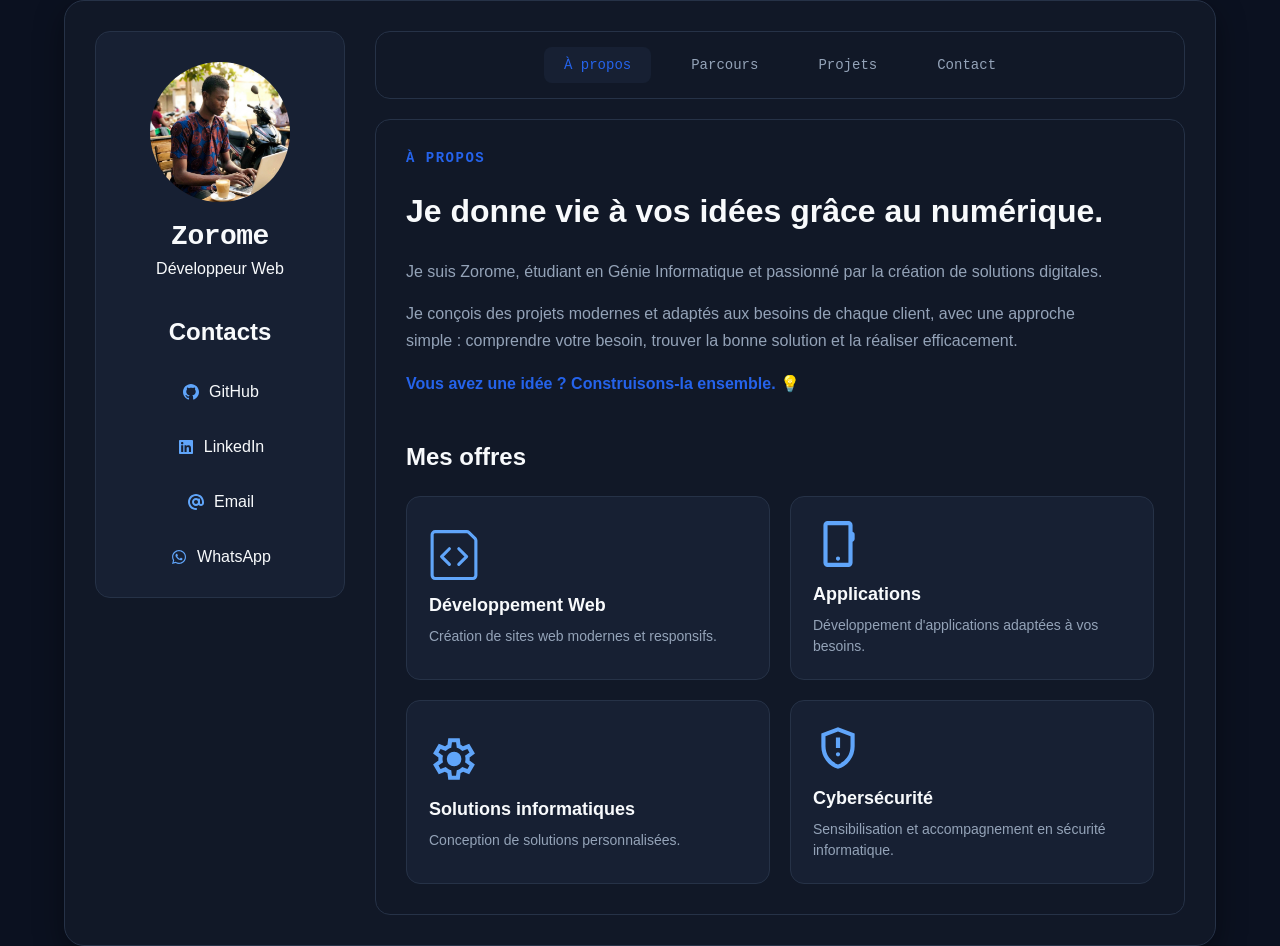
<file: index.html>
<!DOCTYPE html>
<html lang="fr">

<head>
    <meta charset="UTF-8">

    <meta name="viewport" content="width=device-width, initial-scale=1.0">

    <title>À propos - Zorome</title>

    <link rel="stylesheet" href="style.css">
</head>

<body>

    <!-- GRAND CONTENEUR -->
    <div class="portfolio-container">

        <!-- =========================
             COLONNE GAUCHE
        ========================== -->

        <aside class="profile-sidebar">

            <!-- PROFIL -->
          <div class="profile">

    <div class="profile-header">

        <img
            src="image/zorome-ben-abdoul-kabir.jpeg"
            alt="Photo de Zorome"
        >

        <div class="profile-name">

            <h1>Zorome</h1>

            <p>Développeur Web</p>

        </div>

        <button class="profile-toggle" id="profileToggle" aria-label="Afficher les contacts" aria-expanded="false">
            ▼
        </button>

    </div>
<div class="profile-info" id="profileInfo">

                <a href="mailto:zoromeben3@gmail.com">
                    <img src="image/svg/img33.svg" alt="">
                    zoromeben3@gmail.com
                </a>

                <a href="tel:+22664050827">
                    <img src="image/svg/img55.svg" alt="">
                    +226 64 05 08 27
                </a>

                <!-- TODO : remplacer # par ton lien GitHub -->
                <a href="#" target="_blank" rel="noopener noreferrer">
                    <img src="image/svg/img11.svg" alt="">
                    GitHub
                </a>

                <!-- TODO : remplacer # par ton lien LinkedIn -->
                <a href="#" target="_blank" rel="noopener noreferrer">
                    <img src="image/svg/img22.svg" alt="">
                    LinkedIn
                </a>

                <a href="https://wa.me/22664050827" target="_blank" rel="noopener noreferrer">
                    <img src="image/svg/img44.svg" alt="">
                    WhatsApp
                </a>

            </div>

</div>


            <!-- CONTACTS -->
            <div class="contacts">

                <h2>Contacts</h2>

                <!-- TODO : remplacer # par ton lien GitHub -->
                <a href="#" target="_blank" rel="noopener noreferrer">
                    <img src="image/svg/img11.svg" alt="">
                    GitHub
                </a>

                <!-- TODO : remplacer # par ton lien LinkedIn -->
                <a href="#" target="_blank" rel="noopener noreferrer">
                    <img src="image/svg/img22.svg" alt="">
                    LinkedIn
                </a>

                <a href="mailto:zoromeben3@gmail.com">
                    <img src="image/svg/img33.svg" alt="">
                    Email
                </a>

                <a href="https://wa.me/22664050827" target="_blank" rel="noopener noreferrer">
                    <img src="image/svg/img44.svg" alt="">
                    WhatsApp
                </a>

            </div>

        </aside>


        <!-- =========================
             COLONNE DROITE
        ========================== -->

        <div class="right-column">


            <!-- =========================
                 MENU
            ========================== -->

 <nav class="menu">
                <button class="active" data-page="index.html">
                    À propos
                </button>

                <button data-page="parcours.html">
                    Parcours
                </button>

                <button data-page="projets.html">
                    Projets
                </button>

                <button data-page="contacts.html">
                    Contact
                </button>

            </nav>



            <!-- =========================
                 CONTENU PRINCIPAL
            ========================== -->

            <main class="main-content">


                <!-- =========================
                     SECTION À PROPOS
                ========================== -->

                <section class="about-section">

                    <h2>À propos</h2>


                    <!-- SLOGAN -->

                    <h3 class="slogan">
                        Je donne vie à vos idées grâce au numérique.
                    </h3>


                    <!-- PRÉSENTATION -->

                    <p class="apropo">
                        Je suis Zorome, étudiant en Génie Informatique
                        et passionné par la création de solutions digitales.
                    </p>

                    <p class="apropo">
                        Je conçois des projets modernes et adaptés aux
                        besoins de chaque client, avec une approche simple :
                        comprendre votre besoin, trouver la bonne solution
                        et la réaliser efficacement.
                    </p>


                    <!-- APPEL À L'ACTION -->

                    <strong class="call-to-action">
                        Vous avez une idée ? Construisons-la ensemble. 💡
                    </strong>


                    <!-- =========================
                         MES OFFRES
                    ========================== -->

                    <div class="offers">

                        <h2>Mes offres</h2>


                        <div class="offers-container">


                            <!-- OFFRE 1 -->

                            <div class="offer-card">

                                <img 
                                    class="offer-icon"
                                    src="image/svg/img1.svg"
                                    alt=""
                                >

                                <h3>
                                    Développement Web
                                </h3>

                                <p>
                                    Création de sites web modernes
                                    et responsifs.
                                </p>

                            </div>


                            <!-- OFFRE 2 -->

                            <div class="offer-card">

                                <img 
                                    class="offer-icon"
                                    src="image/svg/img2.svg"
                                    alt=""
                                >

                                <h3>
                                    Applications
                                </h3>

                                <p>
                                    Développement d'applications
                                    adaptées à vos besoins.
                                </p>

                            </div>


                            <!-- OFFRE 3 -->

                            <div class="offer-card">

                                <img 
                                    class="offer-icon"
                                    src="image/svg/img4.svg"
                                    alt=""
                                >

                                <h3>
                                    Solutions informatiques
                                </h3>

                                <p>
                                    Conception de solutions
                                    personnalisées.
                                </p>

                            </div>


                            <!-- OFFRE 4 -->

                            <div class="offer-card">

                                <img 
                                    class="offer-icon"
                                    src="image/svg/img5.svg"
                                    alt=""
                                >

                                <h3>
                                    Cybersécurité
                                </h3>

                                <p>
                                    Sensibilisation et accompagnement
                                    en sécurité informatique.
                                </p>

                            </div>


                        </div>

                    </div>

                </section>

            </main>

        </div>

    </div>


    <!-- JAVASCRIPT -->

    <script src="script.js"></script>

</body>

</html>
</file>
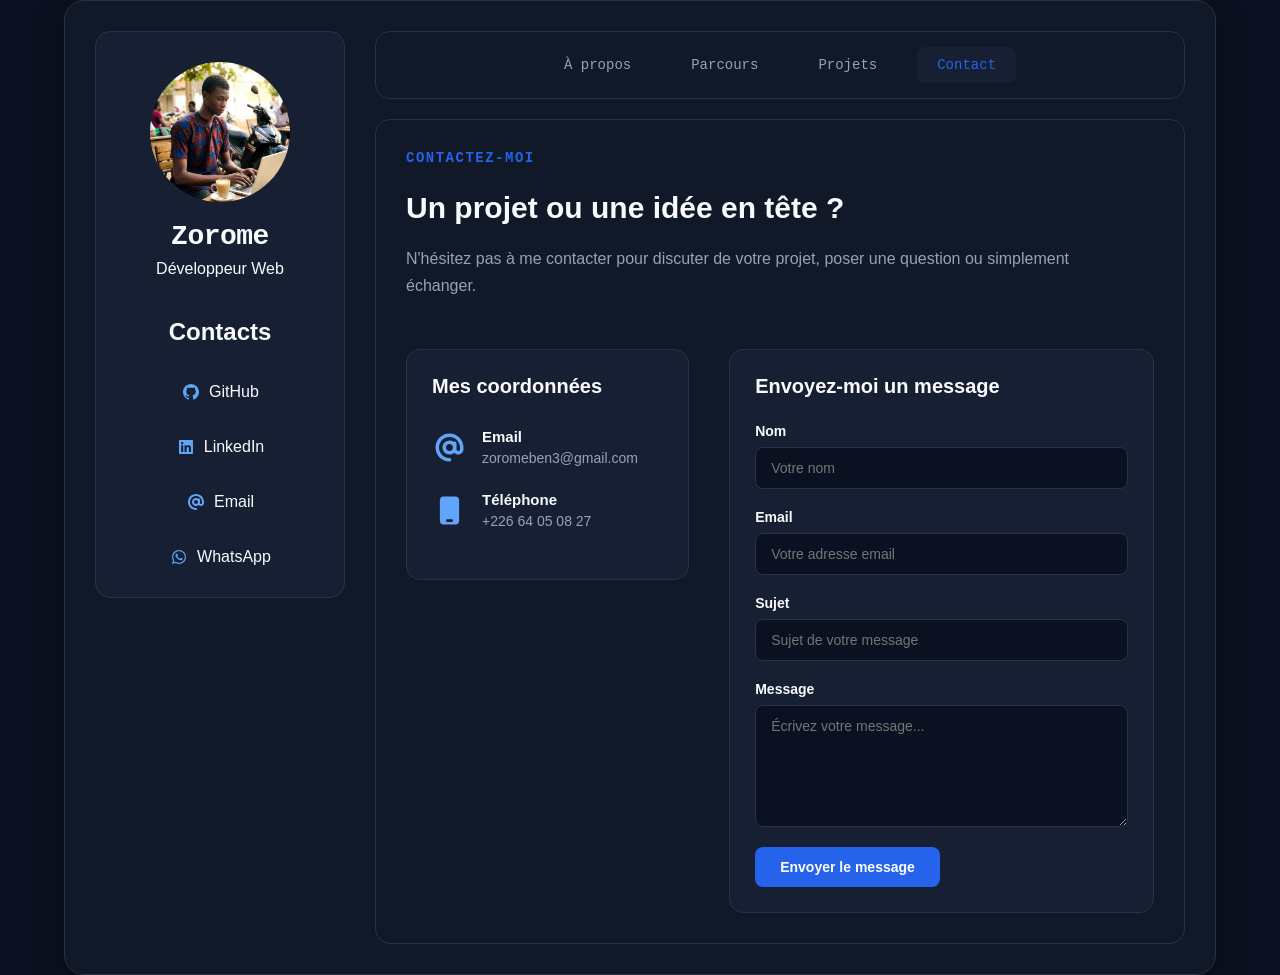
<file: contacts.html>
<!DOCTYPE html>
<html lang="fr">

<head>
    <meta charset="UTF-8">

    <meta name="viewport" content="width=device-width, initial-scale=1.0">

    <title>Contact - Zorome</title>

    <link rel="stylesheet" href="style.css">
</head>

<body>

    <!-- GRAND CONTENEUR -->

    <div class="portfolio-container">


        <!-- =========================
             COLONNE GAUCHE
        ========================== -->

        <aside class="profile-sidebar">

            <!-- PROFIL -->

           <div class="profile">

    <div class="profile-header">

        <img
            src="image/zorome-ben-abdoul-kabir.jpeg"
            alt="Photo de Zorome"
        >

        <div class="profile-name">

            <h1>Zorome</h1>

            <p>Développeur Web</p>

        </div>

        <button class="profile-toggle" id="profileToggle" aria-label="Afficher les contacts" aria-expanded="false">
            ▼
        </button>

    </div>
<div class="profile-info" id="profileInfo">

                <a href="mailto:zoromeben3@gmail.com">
                    <img src="image/svg/img33.svg" alt="">
                    zoromeben3@gmail.com
                </a>

                <a href="tel:+22664050827">
                    <img src="image/svg/img55.svg" alt="">
                    +226 64 05 08 27
                </a>

                <!-- TODO : remplacer # par ton lien GitHub -->
                <a href="#" target="_blank" rel="noopener noreferrer">
                    <img src="image/svg/img11.svg" alt="">
                    GitHub
                </a>

                <!-- TODO : remplacer # par ton lien LinkedIn -->
                <a href="#" target="_blank" rel="noopener noreferrer">
                    <img src="image/svg/img22.svg" alt="">
                    LinkedIn
                </a>

                <a href="https://wa.me/22664050827" target="_blank" rel="noopener noreferrer">
                    <img src="image/svg/img44.svg" alt="">
                    WhatsApp
                </a>

            </div>

</div>

            <!-- CONTACTS -->

            <div class="contacts">

                <h2>Contacts</h2>

                <!-- TODO : remplacer # par ton lien GitHub -->
                <a href="#" target="_blank" rel="noopener noreferrer">
                    <img src="image/svg/img11.svg" alt="">
                    GitHub
                </a>

                <!-- TODO : remplacer # par ton lien LinkedIn -->
                <a href="#" target="_blank" rel="noopener noreferrer">
                    <img src="image/svg/img22.svg" alt="">
                    LinkedIn
                </a>

                <a href="mailto:zoromeben3@gmail.com">
                    <img src="image/svg/img33.svg" alt="">
                    Email
                </a>

                <a href="https://wa.me/22664050827" target="_blank" rel="noopener noreferrer">
                    <img src="image/svg/img44.svg" alt="">
                    WhatsApp
                </a>

            </div>

        </aside>



        <!-- =========================
             COLONNE DROITE
        ========================== -->

        <div class="right-column">


            <!-- =========================
                 MENU
            ========================== -->

           <nav class="menu">
                <button data-page="index.html">
                    À propos
                </button>

                <button data-page="parcours.html">
                    Parcours
                </button>

                <button data-page="projets.html">
                    Projets
                </button>

                <button class="active" data-page="contacts.html">
                    Contact
                </button>

            </nav>



            <!-- =========================
                 CONTENU PRINCIPAL
            ========================== -->

            <main class="main-content">


                <!-- =========================
                     SECTION CONTACT
                ========================== -->

                <section class="contact-section">


                    <!-- INTRODUCTION -->

                    <div class="contact-intro">

                        <h2>Contactez-moi</h2>

                        <h3>
                            Un projet ou une idée en tête ?
                        </h3>

                        <p>
                            N'hésitez pas à me contacter pour discuter
                            de votre projet, poser une question ou
                            simplement échanger.
                        </p>

                    </div>



                    <!-- CONTENU CONTACT -->

                    <div class="contact-container">


                        <!-- INFORMATIONS -->

                        <div class="contact-info">

                            <h3>
                                Mes coordonnées
                            </h3>


                            <div class="contact-item">

                                <img
                                    src="image/svg/img33.svg"
                                    alt=""
                                >

                                <div>

                                    <h4>Email</h4>

                                    <p>
                                        zoromeben3@gmail.com
                                    </p>

                                </div>

                            </div>



                            <div class="contact-item">

                                <img
                                    src="image/svg/img55.svg"
                                    alt=""
                                >

                                <div>

                                    <h4>Téléphone</h4>

                                    <p>
                                        +226 64 05 08 27
                                    </p>

                                </div>

                            </div>




                        </div>



                        <!-- FORMULAIRE -->

                        <div class="contact-form">

                            <h3>
                                Envoyez-moi un message
                            </h3>


                            <form id="contactForm" novalidate>


                                <!-- NOM -->

                                <div class="form-group">

                                    <label for="name">
                                        Nom
                                    </label>

                                    <input
                                        type="text"
                                        id="name"
                                        autocomplete="name"
                                        placeholder="Votre nom"
                                    >
                                    <p id="nameError" class="error"></p>

                                </div>



                                <!-- EMAIL -->

                                <div class="form-group">

                                    <label for="email">
                                        Email
                                    </label>

                                    <input
                                        type="email"
                                        id="email"
                                        autocomplete="email"
                                        placeholder="Votre adresse email"
                                    >
                                    <p id="emailError" class="error"></p>

                                </div>



                                <!-- SUJET -->

                                <div class="form-group">

                                    <label for="subject">
                                        Sujet
                                    </label>

                                    <input
                                        type="text"
                                        id="subject"
                                        placeholder="Sujet de votre message"
                                    >
                                    <p id="subjectError" class="error"></p>

                                </div>



                                <!-- MESSAGE -->

                                <div class="form-group">

                                    <label for="message">
                                        Message
                                    </label>

                                    <textarea
                                        id="message"
                                        rows="6"
                                        placeholder="Écrivez votre message..."
                                    ></textarea>
                                    <p id="messageError" class="error"></p>

                                </div>



                                <!-- BOUTON -->

                                <button
                                    type="submit"
                                    class="submit-button"
                                >
                                    Envoyer le message
                                </button>
                                <p id="result"></p>


                            </form>

                        </div>


                    </div>


                </section>


            </main>


        </div>


    </div>



    <!-- JAVASCRIPT -->

    <script src="script.js"></script>

</body>

</html>
</file>
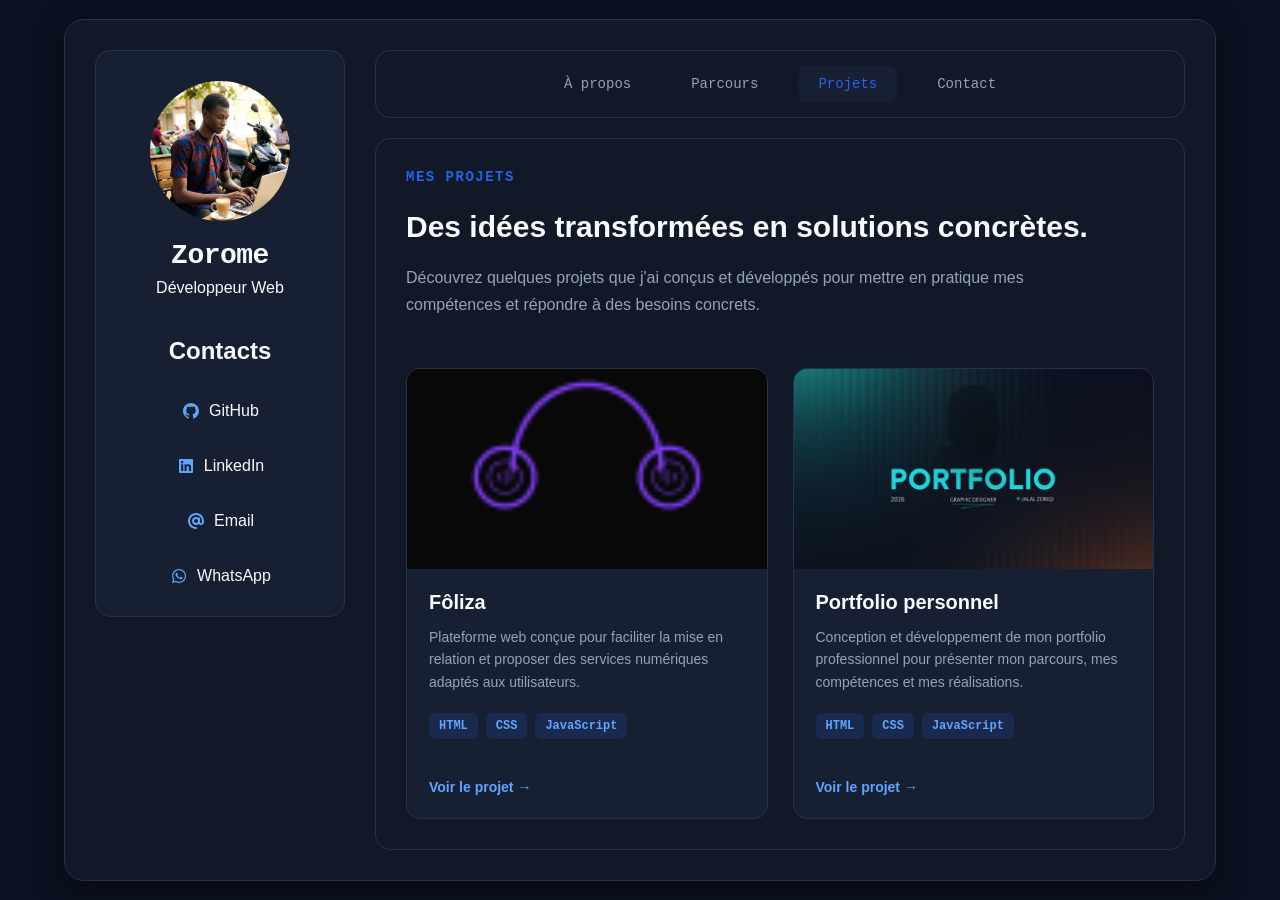
<file: projets.html>
<!DOCTYPE html>
<html lang="fr">

<head>
    <meta charset="UTF-8">

    <meta name="viewport" content="width=device-width, initial-scale=1.0">

    <title>Projets - Zorome</title>

    <link rel="stylesheet" href="style.css">
</head>

<body>

    <!-- GRAND CONTENEUR -->
    <div class="portfolio-container">

        <!-- =========================
             COLONNE GAUCHE
        ========================== -->

        <aside class="profile-sidebar">

            <!-- PROFIL -->
            <div class="profile">

    <div class="profile-header">

        <img
            src="image/zorome-ben-abdoul-kabir.jpeg"
            alt="Photo de Zorome"
        >

        <div class="profile-name">

            <h1>Zorome</h1>

            <p>Développeur Web</p>

        </div>

        <button class="profile-toggle" id="profileToggle" aria-label="Afficher les contacts" aria-expanded="false">
            ▼
        </button>

    </div>

<div class="profile-info" id="profileInfo">

                <a href="mailto:zoromeben3@gmail.com">
                    <img src="image/svg/img33.svg" alt="">
                    zoromeben3@gmail.com
                </a>

                <a href="tel:+22664050827">
                    <img src="image/svg/img55.svg" alt="">
                    +226 64 05 08 27
                </a>

                <!-- TODO : remplacer # par ton lien GitHub -->
                <a href="#" target="_blank" rel="noopener noreferrer">
                    <img src="image/svg/img11.svg" alt="">
                    GitHub
                </a>

                <!-- TODO : remplacer # par ton lien LinkedIn -->
                <a href="#" target="_blank" rel="noopener noreferrer">
                    <img src="image/svg/img22.svg" alt="">
                    LinkedIn
                </a>

                <a href="https://wa.me/22664050827" target="_blank" rel="noopener noreferrer">
                    <img src="image/svg/img44.svg" alt="">
                    WhatsApp
                </a>

            </div>

</div>


            <!-- CONTACTS -->
            <div class="contacts">

                <h2>Contacts</h2>

                <!-- TODO : remplacer # par ton lien GitHub -->
                <a href="#" target="_blank" rel="noopener noreferrer">
                    <img src="image/svg/img11.svg" alt="">
                    GitHub
                </a>

                <!-- TODO : remplacer # par ton lien LinkedIn -->
                <a href="#" target="_blank" rel="noopener noreferrer">
                    <img src="image/svg/img22.svg" alt="">
                    LinkedIn
                </a>

                <a href="mailto:zoromeben3@gmail.com">
                    <img src="image/svg/img33.svg" alt="">
                    Email
                </a>

                <a href="https://wa.me/22664050827" target="_blank" rel="noopener noreferrer">
                    <img src="image/svg/img44.svg" alt="">
                    WhatsApp
                </a>

            </div>

        </aside>


        <!-- =========================
             COLONNE DROITE
        ========================== -->

        <div class="right-column">


            <!-- =========================
                 MENU
            ========================== -->

            <nav class="menu">
                <button data-page="index.html">
                    À propos
                </button>

                <button data-page="parcours.html">
                    Parcours
                </button>

                <button class="active" data-page="projets.html">
                    Projets
                </button>

                <button data-page="contacts.html">
                    Contact
                </button>

            </nav>


<!-- =========================
     CONTENU PRINCIPAL
========================== -->

<main class="main-content">

    <!-- INTRODUCTION -->

    <section class="projects-section">

        
            <h2>Mes projets</h2>

        

        <h3>Des idées transformées en solutions concrètes.</h3>

        <p class="projects-intro">
            Découvrez quelques projets que j'ai conçus et développés
            pour mettre en pratique mes compétences et répondre à
            des besoins concrets.
        </p>


        <!-- PROJETS -->

        <div class="projects-container">


            <!-- PROJET FOLIZA -->

            <article class="project-card">

                <div class="project-image">

                    <img 
                        src="image/svg/foliza.png" 
                        alt="Projet Foliza"
                    >

                </div>


                <div class="project-content">

                    <h3>Fôliza</h3>

                    <p>
                        Plateforme web conçue pour faciliter la mise
                        en relation et proposer des services numériques
                        adaptés aux utilisateurs.
                    </p>


                    <div class="project-technologies">

                        <span>HTML</span>
                        <span>CSS</span>
                        <span>JavaScript</span>

                    </div>


                    <!-- TODO : mettre l'URL complète du site, ex. https://... -->
                    <a href="#" class="project-link">
                        Voir le projet →
                    </a>

                </div>

            </article>



            <!-- PROJET PORTFOLIO -->

            <article class="project-card">

                <div class="project-image">

                    <img 
                        src="image/svg/portfolio.jpg" 
                        alt="Portfolio personnel"
                    >

                </div>


                <div class="project-content">

                    <h3>Portfolio personnel</h3>

                    <p>
                        Conception et développement de mon portfolio
                        professionnel pour présenter mon parcours,
                        mes compétences et mes réalisations.
                    </p>


                    <div class="project-technologies">

                        <span>HTML</span>
                        <span>CSS</span>
                        <span>JavaScript</span>

                    </div>


                    <a href="#" class="project-link">
                        Voir le projet →
                    </a>

                </div>

            </article>


        </div>

    </section>

</main>

        </div>

    </div>


    <!-- JAVASCRIPT -->

    <script src="script.js"></script>

</body>

</html>
</file>
<file: style.css>
/* =========================
   0. POLICES
   Ajoute ceci dans le <head> de tes pages HTML pour charger la police :
   <link rel="preconnect" href="https://fonts.googleapis.com">
   <link href="https://fonts.googleapis.com/css2?family=JetBrains+Mono:wght@400;500;600;700&display=swap" rel="stylesheet">
========================= */

:root {
    --font-mono: "JetBrains Mono", ui-monospace, "SFMono-Regular", Menlo, Consolas, "Courier New", monospace;
}


/* =========================
   1. RÉINITIALISATION
========================= */

* {
    margin: 0;
    padding: 0;
    box-sizing: border-box;
}


/* =========================
   2. PROFIL
========================= */

.profile {
    text-align: center;
    margin-bottom: 40px;
}

.profile-header img {
    width: 140px;
    height: 140px;

    object-fit: cover;
    border-radius: 50%;

    margin-bottom: 15px;
}

.profile h1 {
    font-size: 28px;
    margin-bottom: 8px;

    font-family: var(--font-mono);
    letter-spacing: -0.5px;
}

.profile p {
    font-size: 16px;
}


/* =========================
   3. CONTACTS
========================= */

.contacts {
    display: flex;
    flex-direction: column;

    gap: 35px;

    text-align: center;
}

.contacts h2 {
    margin-bottom: 1px;
}

.contacts a {
    text-decoration: none;
    color: #F8FAFC;

    display: flex;
    align-items: center;
    justify-content: center;

    gap: 8px;

    transition: 0.3s;
}

.contacts a img {
    width: 20px;
    height: 20px;
}

.contacts a:hover {
    color: #60A5FA;
}


/* =========================
   4. BODY
========================= */

body {
    min-height: 100vh;

    font-family: Arial, sans-serif;

    background-color: #0B1120;

    color: #F8FAFC;

    display: flex;
    justify-content: center;
    align-items: center;
}


/* =========================
   5. GRAND CONTENEUR
========================= */

.portfolio-container {
    width: 90%;
    max-width: 1200px;

    min-height: 700px;

    background-color: #111827;

    border: 1px solid #263247;

    border-radius: 20px;

    padding: 30px;

    display: grid;

    grid-template-columns: 250px 1fr;

    gap: 30px;

    box-shadow: 0 10px 30px rgba(0, 0, 0, 0.4);
}


/* =========================
   6. BLOC PROFIL GAUCHE
========================= */

.profile-sidebar {
    border: 1px solid #263247;

    border-radius: 15px;

    position: sticky;

    top: 30px;

    align-self: start;

    padding: 30px;

    display: flex;

    flex-direction: column;

    justify-content: flex-end;

    background-color: #172033;
}


/* =========================
   7. COLONNE DROITE
========================= */

.right-column {
    display: flex;

    flex-direction: column;

    gap: 20px;
}


/* =========================
   8. MENU
========================= */

.menu {

    border: 1px solid #263247;

    border-radius: 15px;

    padding: 15px;

    display: flex;

    justify-content: center;

    align-items: center;

    gap: 20px;

    background-color: #111827;

    

    top: 30px;

    z-index: 100;
    
}

/* =========================
   9. CONTENU PRINCIPAL
========================= */

.main-content {
    flex: 1;

    border: 1px solid #263247;

    border-radius: 15px;

    padding: 30px;

    background-color: #111827;
    

}


/* =========================
   10. BOUTONS DU MENU
========================= */

.menu button {
    
    padding: 10px 20px;

    border: none;

    background: none;

    cursor: pointer;

    font-size: 14px;

    font-family: var(--font-mono);

    color: #94A3B8;

    border-radius: 8px;

    transition: 0.3s;
}


/* SURVOL */

.menu button:hover {
    background-color: #172033;

    color: #60A5FA;
}


/* BOUTON ACTIF */

.menu button.active {
    background-color: #172033;

    color: #2563EB;
}


/* ==================================================
   PAGE À PROPOS
================================================== */


/* =========================
   11. SECTION À PROPOS
========================= */

.about-section > h2 {
    font-size: 14px;

    font-family: var(--font-mono);
    text-transform: uppercase;
    letter-spacing: 1.5px;

    color: #2563EB;

    margin-bottom: 25px;
}


/* =========================
   SLOGAN
========================= */

.slogan {
    max-width: 700px;

    font-size: 32px;

    line-height: 1.3;

    margin-bottom: 25px;

    color: #F8FAFC;
}


/* =========================
   TEXTE DE PRÉSENTATION
========================= */

.apropo {
    max-width: 700px;

    line-height: 1.7;

    font-size: 16px;

    color: #94A3B8;

    margin-bottom: 15px;
}


/* =========================
   APPEL À L'ACTION
========================= */

.call-to-action {
    display: block;

    font-size: 16px;

    color: #2563EB;

    margin-top: 20px;
}


/* ==================================================
   MES OFFRES
================================================== */


/* =========================
   12. SECTION OFFRES
========================= */

.offers {
    margin-top: 50px;
}

.offers h2 {
    margin-bottom: 25px;
}


/* =========================
   CONTENEUR DES CARTES
========================= */

.offers-container {
    display: grid;

    grid-template-columns: repeat(2, 1fr);

    gap: 20px;
}


/* =========================
   13. CARTE D'OFFRE
========================= */

.offer-card {
    border: 1px solid #263247;

    border-radius: 14px;

    padding: 22px;

    min-height: 180px;

    background-color: #172033;

    display: flex;

    flex-direction: column;

    justify-content: center;

    transition:
        transform 0.3s ease,
        box-shadow 0.3s ease,
        border-color 0.3s ease;
}


/* TITRE */

.offer-card h3 {
    margin-bottom: 10px;

    font-size: 18px;

    color: #F8FAFC;
}


/* DESCRIPTION */

.offer-card p {
    line-height: 1.5;

    color: #94A3B8;

    font-size: 14px;
}


/* ICÔNE */

.offer-icon {
    width: 50px;

    height: 50px;

    margin-bottom: 15px;
}


/* =========================
   14. EFFET AU SURVOL
========================= */

.offer-card:hover {
    transform: translateY(-5px);

    border-color: #2563EB;

    box-shadow: 0 10px 25px rgba(37, 99, 235, 0.20);
}


/* ==================================================
   PAGE PARCOURS
================================================== */


/* =========================
   15. SECTION PARCOURS
========================= */

.parcours-section > h2 {
    font-size: 14px;

    font-family: var(--font-mono);
    text-transform: uppercase;
    letter-spacing: 1.5px;

    color: #2563EB;

    margin-bottom: 25px;
}


/* =========================
   GRAND TITRE
========================= */

.parcours-section > h3 {
    font-size: 30px;

    color: #F8FAFC;

    margin-bottom: 20px;
}


/* =========================
   INTRODUCTION
========================= */

.parcours-intro {
    max-width: 700px;

    color: #94A3B8;

    line-height: 1.7;

    margin-bottom: 50px;
}


/* ==================================================
   FORMATION
================================================== */


/* =========================
   TITRE FORMATION
========================= */

.formation > h2 {
    color: #F8FAFC;

    font-size: 24px;

    margin-bottom: 35px;
}


/* ==================================================
   TIMELINE
================================================== */


/* CONTENEUR */

.timeline {
    position: relative;

    padding-left: 40px;
}


/* LIGNE VERTICALE */

.timeline::before {
    content: "";

    position: absolute;

    left: 8px;

    top: 0;

    bottom: 0;

    width: 2px;

    background-color: #263247;
}


/* =========================
   ÉLÉMENT DE LA TIMELINE
========================= */

.timeline-item {
    position: relative;

    display: grid;

    grid-template-columns: 80px 1fr;

    gap: 25px;

    margin-bottom: 35px;
}


/* =========================
   DATE
========================= */

.timeline-date {
    font-weight: 600;
    font-family: var(--font-mono);
    font-size: 14px;

    color: #2563EB;

    padding-top: 5px;
}


/* =========================
   POINT DE LA TIMELINE
========================= */

.timeline-item::before {
    content: "";

    position: absolute;

    left: -40px;

    top: 5px;

    width: 12px;

    height: 12px;

    background-color: #2563EB;

    border-radius: 50%;

    border: 3px solid #111827;

    box-shadow: 0 0 0 2px #2563EB;
}


/* =========================
   CARTE DE FORMATION
========================= */

.timeline-content {
    background-color: #172033;

    border: 1px solid #263247;

    border-radius: 12px;

    padding: 20px;

    transition:
        transform 0.3s ease,
        box-shadow 0.3s ease,
        border-color 0.3s ease;
}


/* TITRE DE LA CARTE */

.timeline-content h3 {
    font-size: 18px;

    margin-bottom: 10px;

    color: #F8FAFC;
}


/* TEXTE DE LA CARTE */

.timeline-content p {
    color: #94A3B8;

    line-height: 1.6;

    margin-bottom: 8px;
}


/* =========================
   SURVOL DE LA CARTE
========================= */

.timeline-content:hover {
    transform: translateX(5px);

    border-color: #2563EB;

    box-shadow: 0 8px 20px rgba(37, 99, 235, 0.15);
}
/* ==================================================
   EXPÉRIENCES & RÉALISATIONS
================================================== */

/* SECTION */
.experiences{
    margin-top: 60px;
}
/* INTRODUCTION */
.experiences-intro{
    max-width: 700px;
    color: #94A3B8;
    line-height: 1.7;
    margin-bottom: 30px;
}
/*CONTENEUR*/
.experiences-container{
    display: grid;

    grid-template-columns: repeat(2, 1fr);

    gap: 20px;
}
/*      CARTES     */
.experience-card{
    border: 1px solid #263247;

    border-radius: 14px;
    padding: 22px;
    background-color: #172033;

    display: flex;
    flex-direction: column;

    transition: 
        transform 0.3s ease,
        box-shadow 0.3s ease,
        border-color 0.3s ease;
}
/*ICÖNE*/
.experience-card img{
    width: 45px;
    height: 45px;
    margin-bottom: 15px;
}
/* TEXTE */
.experience-card p{
    color: #94A3B8;
    font-size: 14px;
    line-height: 1.6;
}
/*  TITRES  */

.experience-card h3{
    font-size: 18px;

    color: #F8FAFC;

    margin-bottom: 10px;
}

/* =========================
   LIEN PROJET
========================= */
.project-link{
    display: inline-block;
    margin-top: 20px;
    color: #60A5FA;
    text-decoration: none;
    font-size: 14px;
    font-weight: 600;
    transition: 0.3s;
}
.project-link:hover {
    color: #2563EB;

    transform: translateX(4px);
}


/* =========================
   SURVOL DE LA CARTE
========================= */

.experience-card:hover {
    transform: translateY(-5px);

    border-color: #2563EB;

    box-shadow: 0 10px 25px rgba(37, 99, 235, 0.18);
}
/* ==================================================
   COMPÉTENCES
================================================== */

.skills {
    margin-top: 60px;
}


/* INTRODUCTION */

.skills-intro {
    max-width: 700px;

    color: #94A3B8;

    line-height: 1.7;

    margin-bottom: 30px;
}


/* CONTENEUR */

.skills-container {
    display: grid;

    grid-template-columns: repeat(2, 1fr);

    gap: 20px;
}


/* CARTE */

.skill-card {
    border: 1px solid #263247;

    border-radius: 14px;

    padding: 22px;

    background-color: #172033;

    transition:
        transform 0.3s ease,
        box-shadow 0.3s ease,
        border-color 0.3s ease;
}


/* TITRE DE LA CARTE */

.skill-card h3 {
    font-size: 18px;

    color: #F8FAFC;

    margin-bottom: 18px;
}


/* LISTE DES COMPÉTENCES */

.skill-list {
    display: flex;

    flex-wrap: wrap;

    gap: 10px;
}


/* BADGES */

.skill-list span {
    padding: 7px 12px;

    background-color: rgba(37, 99, 235, 0.15);

    color: #60A5FA;

    border-radius: 8px;

    font-size: 13px;
    font-family: var(--font-mono);

    font-weight: 500;
}


/* SURVOL */

.skill-card:hover {
    transform: translateY(-5px);

    border-color: #2563EB;

    box-shadow: 0 10px 25px rgba(37, 99, 235, 0.18);
}
.section-title {
    display: flex;
    align-items: center;
    gap: 12px;
    margin-bottom: 35px;
}

.section-title img {
    width: 32px;
    height: 32px;
}

.section-title h2 {
    font-size: 24px;
    color: #F8FAFC;
    margin: 0;
}

/* icône des cartes de compétences */
.competences {
    display: block;
    width: 32px;
    height: 32px;
    margin-bottom: 12px;
}

/* titres de section suivis d'un paragraphe d'intro : espacement réduit */
.experiences .section-title,
.skills .section-title {
    margin-bottom: 15px;
}
/* ==================================================
   CERTIFICATIONS
================================================== */

.certifications {
    margin-top: 60px;
}


/* TITRE (même base que .section-title, avec un espacement réduit) */

.certifications .section-title {
    display: flex;

    align-items: center;

    gap: 12px;

    margin-bottom: 15px;
}

.certifications .section-title img {
    width: 32px;

    height: 32px;
}

.certifications .section-title h2 {
    font-size: 24px;

    color: #F8FAFC;

    margin: 0;
}


/* INTRODUCTION */

.certifications-intro {
    max-width: 700px;

    color: #94A3B8;

    line-height: 1.7;

    margin-bottom: 30px;
}


/* CONTENEUR */

.certifications-container {
    display: grid;

    grid-template-columns: repeat(2, 1fr);

    gap: 20px;
}


/* CARTE */

.certification-card {
    display: flex;

    align-items: flex-start;

    gap: 18px;

    padding: 22px;

    background-color: #172033;

    border: 1px solid #263247;

    border-radius: 14px;

    transition:
        transform 0.3s ease,
        box-shadow 0.3s ease,
        border-color 0.3s ease;
}


/* ICÔNE */

.certification-icon {
    width: 45px;

    height: 45px;

    flex-shrink: 0;
}


/* CONTENU */

.certification-content h3 {
    font-size: 17px;

    color: #F8FAFC;

    margin-bottom: 8px;
}


/* ORGANISME */

.certification-organism {
    color: #94A3B8;

    font-size: 14px;

    margin-bottom: 8px;
}


/* ANNÉE */

.certification-year {
    display: block;

    color: #60A5FA;

    font-size: 13px;
    font-family: var(--font-mono);

    font-weight: 600;

    margin-bottom: 12px;
}


/* LIEN */

.certification-link {
    display: inline-block;

    color: #60A5FA;

    text-decoration: none;

    font-size: 14px;

    font-weight: 600;

    transition: 0.3s;
}


.certification-link:hover {
    color: #2563EB;

    transform: translateX(4px);
}


/* SURVOL */

.certification-card:hover {
    transform: translateY(-5px);

    border-color: #2563EB;

    box-shadow: 0 10px 25px rgba(37, 99, 235, 0.18);
}
/* =========================
   PAGE PROJETS
========================= */

.projects-section > h2 {
    color: #2563EB;
    font-size: 14px;
    font-family: var(--font-mono);
    text-transform: uppercase;
    letter-spacing: 1.5px;
    margin-bottom: 25px;
}

.projects-section > h3 {
    font-size: 30px;
    color: #F8FAFC;
    margin-bottom: 20px;
}

.projects-intro {
    max-width: 700px;
    color: #94A3B8;
    line-height: 1.7;
    margin-bottom: 50px;
}


/* =========================
   CONTENEUR DES PROJETS
========================= */

.projects-container {
    display: grid;

    grid-template-columns: repeat(2, 1fr);

    gap: 25px;
}


/* =========================
   CARTE PROJET
========================= */

.project-card {
    border: 1px solid #263247;

    border-radius: 14px;

    overflow: hidden;

    background-color: #172033;

    transition:
        transform 0.3s ease,
        box-shadow 0.3s ease,
        border-color 0.3s ease;
}


/* =========================
   IMAGE DU PROJET
========================= */

.project-image {
    width: 100%;
    height: 200px;

    overflow: hidden;

    background-color: #1E293B;
}

.project-image img {
    width: 100%;
    height: 100%;

    object-fit: cover;

    transition: transform 0.4s ease;
}


/* =========================
   CONTENU
========================= */

.project-content {
    padding: 22px;
}

.project-content h3 {
    font-size: 20px;

    color: #F8FAFC;

    margin-bottom: 12px;
}

.project-content p {
    color: #94A3B8;

    font-size: 14px;

    line-height: 1.6;

    margin-bottom: 20px;
}


/* =========================
   TECHNOLOGIES
========================= */

.project-technologies {
    display: flex;

    flex-wrap: wrap;

    gap: 8px;

    margin-bottom: 20px;
}

.project-technologies span {
    padding: 6px 10px;

    background-color: rgba(37, 99, 235, 0.15);

    color: #60A5FA;

    border-radius: 6px;

    font-size: 12px;
    font-family: var(--font-mono);

    font-weight: 600;
}


/* =========================
   LIEN
========================= */

.project-link {
    display: inline-block;

    color: #60A5FA;

    text-decoration: none;

    font-size: 14px;

    font-weight: 600;

    transition: 0.3s;
}

.project-link:hover {
    color: #2563EB;

    transform: translateX(4px);
}


/* =========================
   SURVOL DE LA CARTE
========================= */

.project-card:hover {
    transform: translateY(-5px);

    border-color: #2563EB;

    box-shadow:
        0 10px 25px rgba(37, 99, 235, 0.20);
}


/* ZOOM DE L'IMAGE */

.project-card:hover .project-image img {
    transform: scale(1.05);
}
/* =========================
   PAGE CONTACT
========================= */

.contact-section h2 {
    color: #2563EB;
    font-size: 14px;
    font-family: var(--font-mono);
    text-transform: uppercase;
    letter-spacing: 1.5px;
    margin-bottom: 25px;
}

.contact-intro h3 {
    font-size: 30px;
    color: #F8FAFC;
    margin-bottom: 20px;
}

.contact-intro p {
    max-width: 700px;
    color: #94A3B8;
    line-height: 1.7;
    margin-bottom: 50px;
}


/* =========================
   CONTENEUR CONTACT
========================= */

.contact-container {
    display: grid;

    grid-template-columns: 1fr 1.5fr;

    gap: 40px;
}


/* =========================
   INFORMATIONS CONTACT
========================= */

.contact-info {
    background-color: #172033;

    border: 1px solid #263247;

    border-radius: 14px;

    padding: 25px;

    height: fit-content;
}

.contact-info > h3 {
    font-size: 20px;

    color: #F8FAFC;

    margin-bottom: 30px;
}


/* =========================
   ÉLÉMENT CONTACT
========================= */

.contact-item {
    display: flex;

    align-items: center;

    gap: 15px;

    margin-bottom: 25px;
}

.contact-item img {
    width: 35px;

    height: 35px;
}

.contact-item h4 {
    font-size: 15px;

    color: #F8FAFC;

    margin-bottom: 5px;
}

.contact-item p {
    font-size: 14px;

    color: #94A3B8;
}


/* =========================
   FORMULAIRE
========================= */

.contact-form {
    border: 1px solid #263247;

    border-radius: 14px;

    padding: 25px;

    background-color: #172033;
}

.contact-form > h3 {
    font-size: 20px;

    color: #F8FAFC;

    margin-bottom: 25px;
}


/* =========================
   GROUPE DU FORMULAIRE
========================= */

.form-group {
    display: flex;

    flex-direction: column;

    margin-bottom: 20px;
}


/* =========================
   LABEL
========================= */

.form-group label {
    font-size: 14px;

    font-weight: 600;

    color: #F8FAFC;

    margin-bottom: 8px;
}


/* =========================
   CHAMPS
========================= */

.form-group input,
.form-group textarea {
    width: 100%;

    padding: 12px 15px;

    border: 1px solid #263247;

    border-radius: 8px;

    background-color: #0B1120;

    color: #F8FAFC;

    font-family: Arial, sans-serif;

    font-size: 14px;

    outline: none;

    transition: 0.3s;
}


/* =========================
   FOCUS
========================= */

.form-group input:focus,
.form-group textarea:focus {
    border-color: #2563EB;

    box-shadow:
        0 0 0 3px rgba(37, 99, 235, 0.20);
}


/* =========================
   TEXTAREA
========================= */

.form-group textarea {
    resize: vertical;
}


/* =========================
   BOUTON ENVOYER
========================= */

.submit-button {
    padding: 12px 25px;

    border: none;

    border-radius: 8px;

    background-color: #2563EB;

    color: #FFFFFF;

    font-size: 14px;

    font-weight: 600;

    cursor: pointer;

    transition: 0.3s;
}

.submit-button:hover {
    background-color: #1D4ED8;

    transform: translateY(-2px);

    box-shadow:
        0 5px 15px rgba(37, 99, 235, 0.30);
}
/*javascrip */
.error {
    color: #EF4444;
    margin: 0;
    font-size: 14px;
}

.ok {
    color: #22C55E;
    margin: 0;
    font-size: 14px;
}
.profile-info {
    max-height: 0;
    overflow: hidden;
    opacity: 0;
    margin-top: 0;

    transition:
        max-height 0.4s ease,
        opacity 0.3s ease,
        margin-top 0.4s ease;
}

.profile-info.show {
    max-height: 400px;
    opacity: 1;
    margin-top: 40px;
}


/* Par défaut : bouton caché sur ordinateur */

.profile-toggle {
    display: none;
    border: none;
    background: transparent;
    color: white;
    font-size: 20px;
    cursor: pointer;
    transition: transform 0.3s ease;
}
@media (max-width: 768px) {
        html,
    body {
        width: 100%;
        max-width: 100%;
        overflow-x: hidden;
    }

    .portfolio-container,
    .profile-sidebar,
    .right-column,
    .main-content {
        max-width: 100%;
        box-sizing: border-box;
    }
    .contacts {
        display: none;
    }

    .portfolio-container {
        width: 95%;
        grid-template-columns: 1fr;
        padding: 20px;
        gap: 20px;
    }

    .profile-sidebar {
        position: static;
        width: auto;
    }

    .right-column {
        width: 100%;
    }

    .menu {
        position: fixed;
        top: 0;
        left: 0;
        right: 0;
        width: 100%;
        z-index: 1000;

        /* fond bien opaque + léger flou pour que le contenu qui
           défile en dessous ne soit jamais visible à travers */
        background-color: #111827;
        backdrop-filter: blur(8px);
        -webkit-backdrop-filter: blur(8px);

        /* barre pleine largeur, collée en haut de l'écran */
        margin: 0;
        border-radius: 0;
        border-left: none;
        border-right: none;
        border-top: none;

        box-shadow: 0 8px 20px rgba(0, 0, 0, 0.35);
    }

    /* Comme le menu est maintenant "fixed", il sort du flux normal
       de la page : on ajoute donc un espace en haut pour que le
       contenu ne se retrouve pas caché en dessous du menu. */
    .profile-sidebar {
        margin-top: 66px;
    }


    /* =========================
       PROFIL DÉROULANT
    ========================= */

    .profile-header {
        display: flex;
        align-items: center;
        gap: 15px;
    }

    .profile-header img {
        width: 100px;
        height: 100px;
        object-fit: cover;
        border-radius: 50%;
        margin-bottom: 0;
    }

    .profile-name {
        flex: 1;
    }

    .profile-name h1 {
        margin: 0;
    }

    .profile-name p {
        margin: 5px 0 0;
    }

    .profile-toggle {
        display: block;
    }

    .profile-toggle.open {
        transform: rotate(180deg);
    }
    .profile-info {
    border-top: 1px solid #263247;
    padding-top: 15px;
    align-items: center;
}

.profile-info a {
    display: flex;
    align-items: center;
    gap: 10px;

    margin: 10px 0;

    padding: 8px 0;

    color: white;

    text-decoration: none;

    transition: 0.3s ease;
}

.profile-info a img {
    width: 20px;
    height: 20px;
    flex-shrink: 0;
}

.profile-info a:hover {
    transform: translateX(5px);
}

/* =========================
   OFFRES SUR MOBILE
========================= */

.offers-container {
    grid-template-columns: 1fr;
    width: 100%;
}

.offer-card {
    width: 100%;
    box-sizing: border-box;
}
/* =========================
   CONTENU PRINCIPAL MOBILE
========================= */

.main-content {
    width: 100%;
    box-sizing: border-box;
    padding: 20px;
    min-width: 0;
}

.about-section,
.contact-section {
    width: 100%;
    box-sizing: border-box;
}
/* =========================
   PARCOURS - TIMELINE MOBILE
========================= */

.timeline-item {
    grid-template-columns: 55px 1fr;
    gap: 15px;
    margin-bottom: 25px;
}

.timeline-date {
    font-size: 13px;
}

.timeline-content {
    padding: 15px;
}

.timeline-content h3 {
    font-size: 16px;
}

.timeline-content p {
    font-size: 14px;
}
/* =========================
   PROJETS - MOBILE
========================= */

.projects-section {
    width: 100%;
    box-sizing: border-box;
}

.projects-section > h3 {
    font-size: 24px;
}

.projects-intro {
    margin-bottom: 30px;
}

.projects-container {
    grid-template-columns: 1fr;
    gap: 20px;
}

.project-card {
    width: 100%;
    box-sizing: border-box;
}

.project-image {
    height: 180px;
}

.project-content {
    padding: 18px;
}

.project-content h3 {
    font-size: 18px;
}

.project-content p {
    font-size: 14px;
}
.right-column{
    min-width: 0;
}

    /* =========================
       COMPÉTENCES MOBILE
    ========================= */

    .skills {
        margin-top: 40px;
    }

    .skills-container {
        grid-template-columns: 1fr;
        gap: 15px;
    }

    .skill-card {
        width: 100%;
        box-sizing: border-box;
        padding: 18px;
    }

    /* =========================
       CERTIFICATIONS MOBILE
    ========================= */

    .certifications {
        margin-top: 40px;
    }

    .certifications-container {
        grid-template-columns: 1fr;
        gap: 15px;
    }

    .certification-card {
        width: 100%;
        box-sizing: border-box;
        padding: 18px;
    }

    /* =========================
       EXPÉRIENCES MOBILE
    ========================= */

    .experiences {
        margin-top: 40px;
    }

    .experiences-container {
        grid-template-columns: 1fr;
        gap: 15px;
    }

    .experience-card {
        width: 100%;
        box-sizing: border-box;
        padding: 18px;
    }

    /* =========================
       FORMULAIRE DE CONTACT MOBILE
    ========================= */

    .contact-container {
        grid-template-columns: 1fr;
        gap: 20px;
    }

    .contact-info,
    .contact-form {
        width: 100%;
        box-sizing: border-box;
    }

    /* =========================
       MENU MOBILE (éviter le débordement)
    ========================= */

    .menu {
        flex-wrap: wrap;
        gap: 10px;
        padding: 12px;
    }

    .menu button {
        padding: 8px 14px;
        font-size: 13px;
    }
}

/* =========================
   TRÈS PETITS ÉCRANS (téléphones étroits)
========================= */

@media (max-width: 480px) {

    .portfolio-container {
        width: 100%;
        padding: 15px;
        border-radius: 12px;
    }

    .profile-sidebar,
    .main-content {
        padding: 18px;
    }

    .slogan {
        font-size: 24px;
    }

    .parcours-section > h3,
    .projects-section > h3,
    .contact-intro h3 {
        font-size: 22px;
    }

    .offer-card,
    .skill-card,
    .certification-card,
    .experience-card {
        padding: 15px;
    }

 .menu {
    flex-wrap: nowrap;
    justify-content: space-around;
    gap: 4px;
    padding: 12px;
}

.menu button {
    flex: 1;
    text-align: center;
    padding: 8px 4px;
    font-size: 13px;
}

    .project-image {
        height: 160px;
    }
}
</file>
